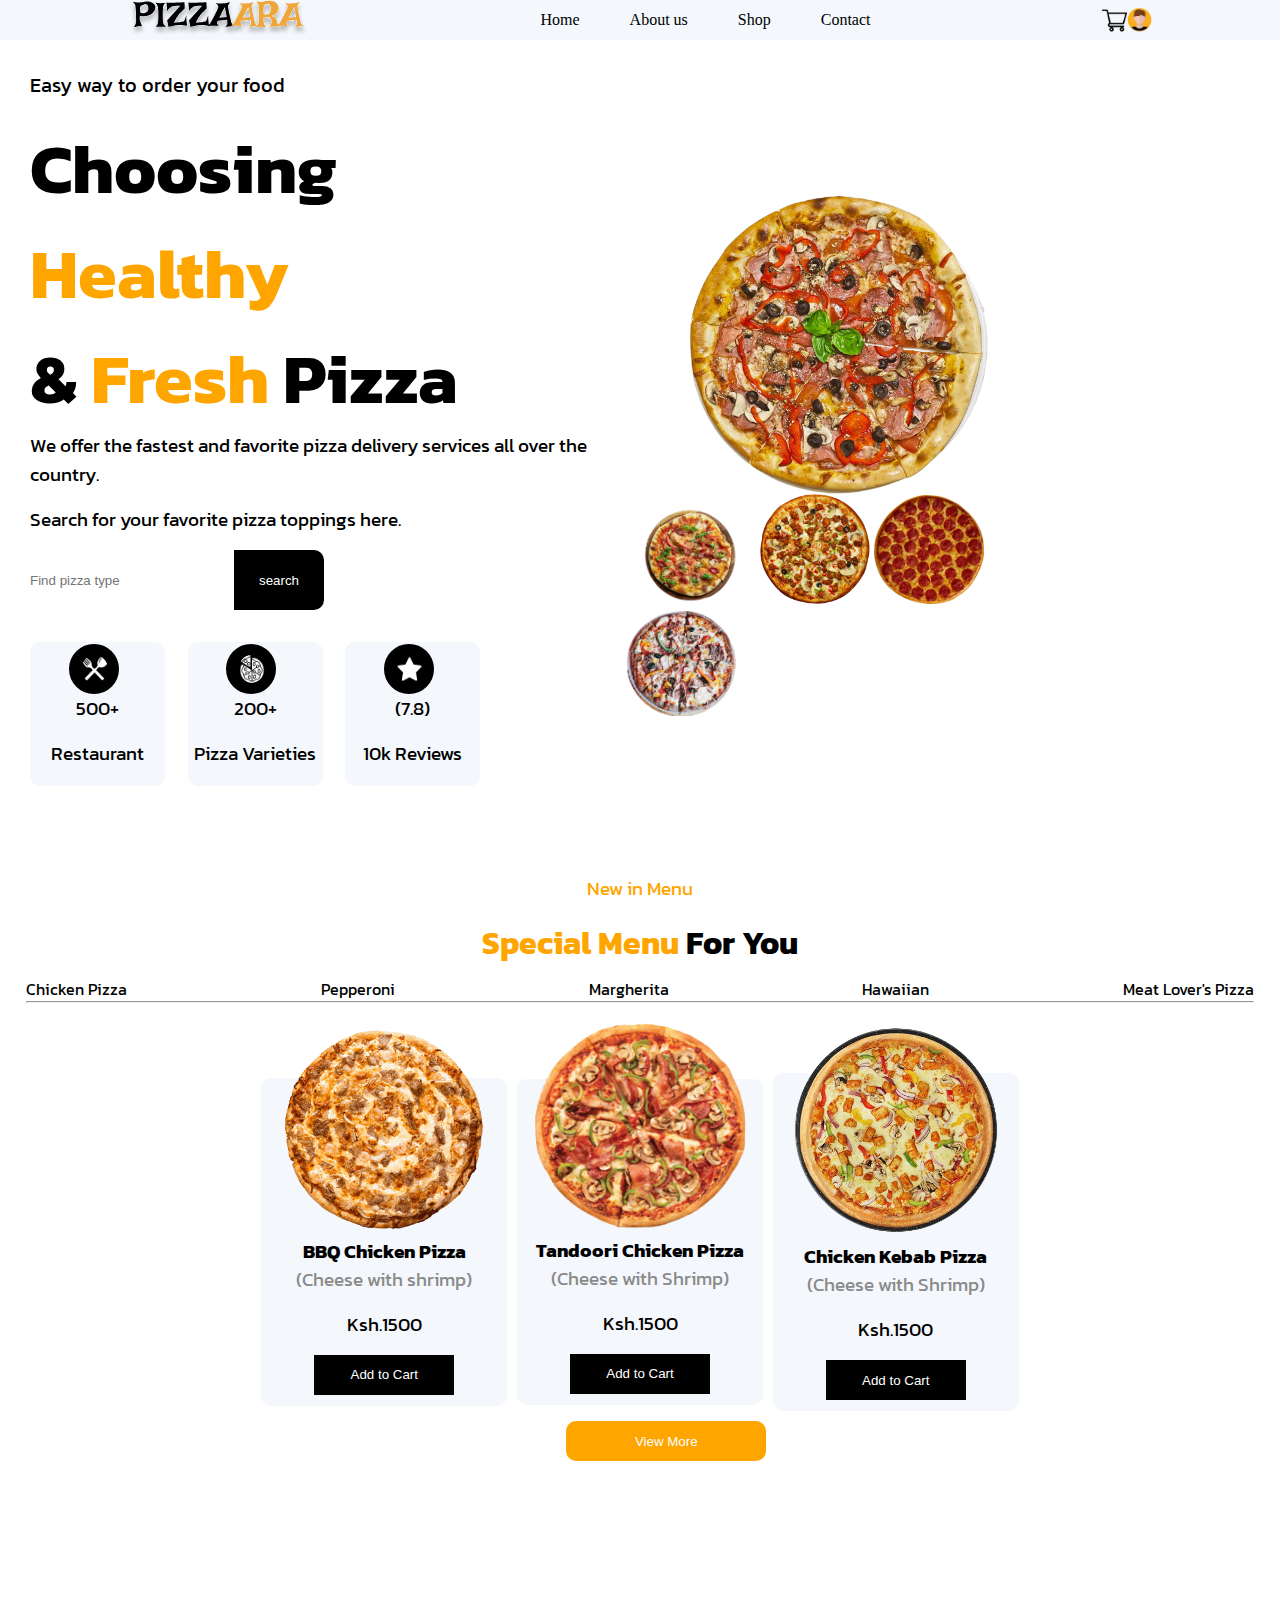
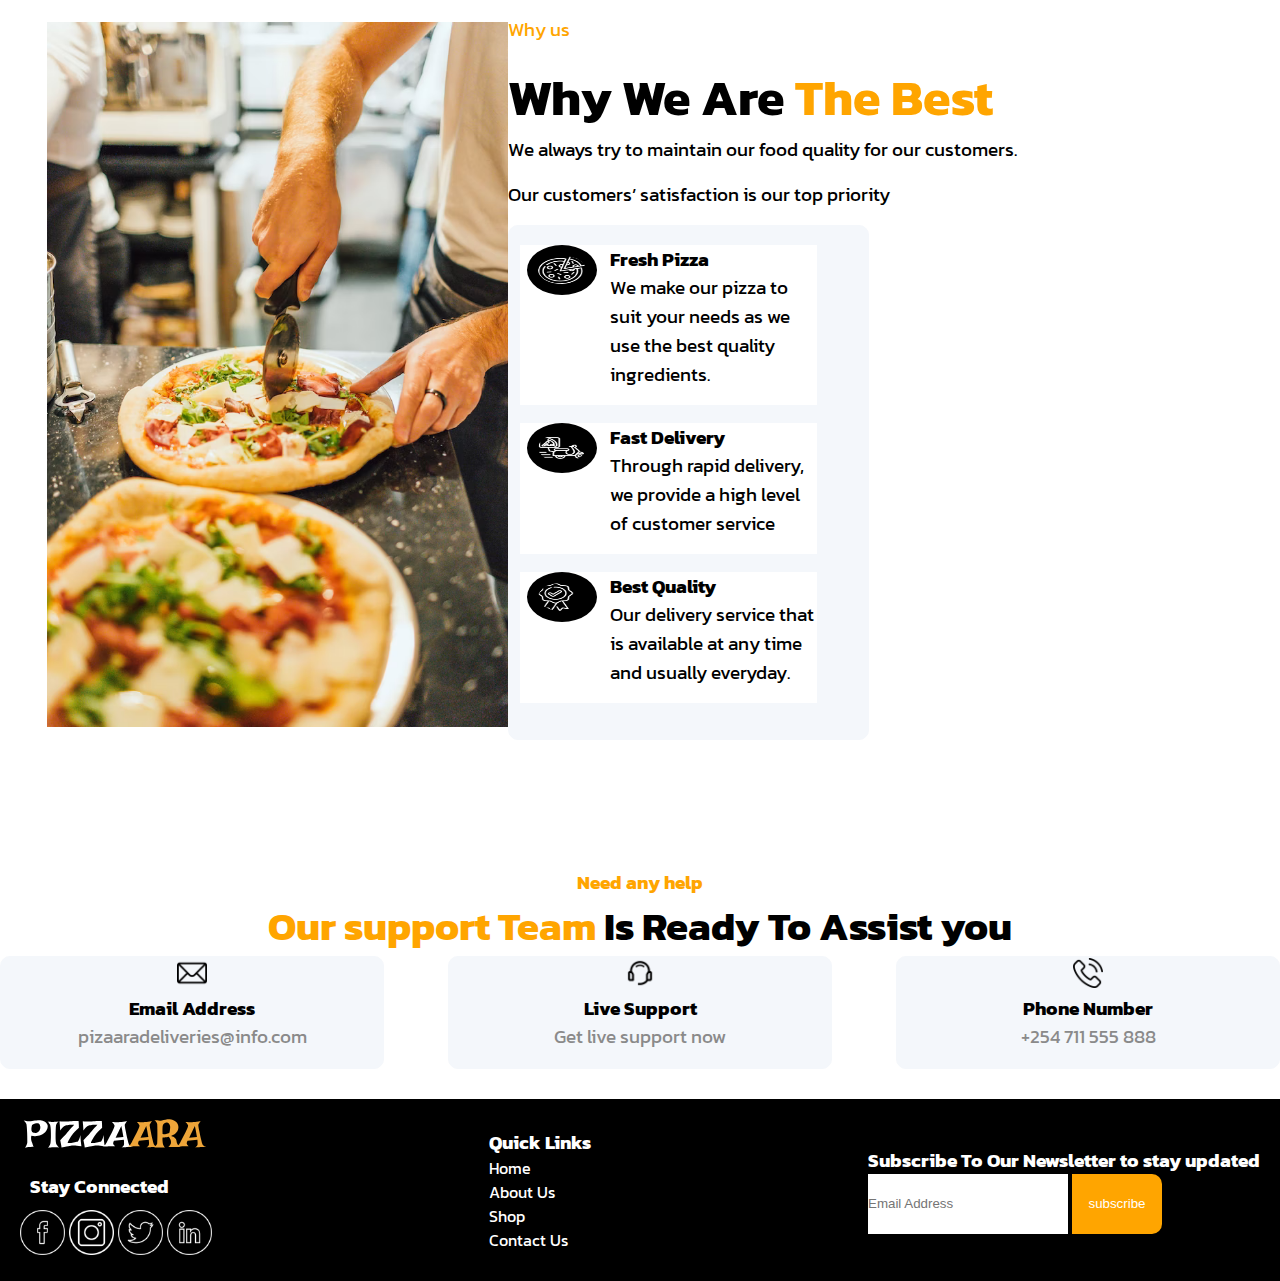
<file: index.html>
<!DOCTYPE html>
<html>
  <head>
    <title>Pizarra|One stop pizza shop</title>
    <link href="css/style.css" rel="stylesheet" />
    <link
      rel="stylesheet"
      href="https://cdnjs.cloudflare.com/ajax/libs/font-awesome/6.6.0/css/all.min.css"
      integrity="sha512-Kc323vGBEqzTmouAECnVceyQqyqdsSiqLQISBL29aUW4U/M7pSPA/gEUZQqv1cwx4OnYxTxve5UMg5GT6L4JJg=="
      crossorigin="anonymous"
      referrerpolicy="no-referrer"
    />
    <link rel="preconnect" href="https://fonts.googleapis.com">
<link rel="preconnect" href="https://fonts.gstatic.com" crossorigin>
<link href="https://fonts.googleapis.com/css2?family=Kanit:ital,wght@0,100;0,200;0,300;0,400;0,500;0,600;0,700;0,800;0,900;1,100;1,200;1,300;1,400;1,500;1,600;1,700;1,800;1,900&display=swap" rel="stylesheet">

    
  </head>
  <body>
    <section class="home-container">
    <header>
      <nav>
        <div class="container">
          <div class="nav">
            <div class="nav-left">
              <img src="images/logo.svg" alt class="Pizarra logo" />
            </div>
            <div class="nav-center">
              <ul>
                <li><a href="index.html"> Home</a></li>
                <li><a href="#">About us</a></li>
                <li><a href="shop.html">Shop</a></li>
                <li><a href="#">Contact</a></li>
              </ul>
            </div>
            <div class="nav-right">
              <img src="images/shopping-cart.png" width="25px" />
              <img src="images/avatar.png" width="25px" />
              <i class="fa-solid fa-bars"></i>
            </div>
          </div>
        </div>
      </nav>
    </header>
    <section class="hero-section">
      <div>
      <div>
        <p class="paragraph">Easy way to order your food</p>
        <div class="Choosing-h1">
        <h1 class="h1-heading">Choosing <span class="orange" >Healthy</span><br/>& <span class="orange">Fresh</span> Pizza</h1>
      </div>
        <p>We offer the fastest and favorite pizza delivery services all over the country.</p>
          <p>Search for your favorite pizza toppings here.</p>
      </div>
      <div class="search-bar" >
        <i class="fa-solid fa-magnifying-glass"></i> 
        <input class="input" type="text"placeholder="Find pizza type"/>
        <button class="btn btn-search">search</button>
      </div>
      <div class="reviews">
        <div class="review-box">
          <img class="background-1 img" src="images/cutlery.png"/>
          <p>500+</p>
          <p>Restaurant</p>
        </div>
        <div class="review-box">
          <img class="background-1 img" src="images/varieties.png"/>
          <p>200+</p>
          <p>Pizza Varieties</p>
        </div>
        <div class="review-box">
          <img class="background-1 img" src="images/star.png" />
          <p>(7.8)</p>
          <p>10k Reviews</p>
        </div>
      </div>
      </div>

      <div class="pizza-hero">
        <div class="big-pizza">
        <img src="images/hero-pizza.png"alt="Big pizza"width="300px"/>
        </div>
          <img src="images/pizza-1.png"alt="pizza"width="130px"/>
          <img src="images/pizza-2.png"alt="pizza"width="110px"/>
          <img src="images/pizza-3.png"alt="pizza"width="110px"/>
          <img src="images/pizza-4.png"alt="pizza"width=110px/>
      </div>
  
    </section>
    <section class="pizza-menu">
      <div class="orange-1">
       <p> New in Menu</p>
      </div>
      <div>
        <h1 class="h1-center" ><span class="orange-1">Special Menu</span> For You</h1>
      </div>
      <div>
        <ul class="ul-menu">
          <li>Chicken Pizza</li>
          <li>Pepperoni</li>
          <li>Margherita</li>
          <li>Hawaiian</li>
          <li>Meat Lover's Pizza</li>
        </ul>
      <hr/>
    </div>
    <div class="menu-pizza">
    <div class="pizza-cart">
      <img class="pizza-move" src="images/barbecue-chicken-pizza.png"width="220px"/>
      <div class="nameofpizza">
      <h3>BBQ Chicken Pizza</h3>
      <p class="shrimp">(Cheese with shrimp)</p>
      <p>Ksh.1500</p>
      <button class="button btn-cart">Add to Cart</button>
      </div>
    </div>
    <div class="pizza-cart">
      <img class="pizza-move" src="images/tandoori-chicken.png"width="220px"/>
      <div class="nameofpizza">
      <h3>Tandoori Chicken Pizza</h3>
      <p class="shrimp">(Cheese with Shrimp)</p>
      <p>Ksh.1500</p>
      <button class="button btn-cart">Add to Cart</button>
      </div>
    </div>
    <div class="pizza-cart">
      <img class="pizza-move" src="images/chicken-kebab.png"width="300px"/>
      <div class="nameofpizza">
      <h3>Chicken Kebab Pizza</h3>
      <p class="shrimp">(Cheese with Shrimp)</p>
      <p>Ksh.1500</p>
      </div>
      <button class="button btn-cart">Add to Cart</button>
    </div>
    </div>

    <div>
      <button class="btn-view">View More</button>
    </section>
    <section class="about">
      <div>
        <img class="chef" src="images/why-us.png"width="470px"/>
      </div>
      <div class="best">
      <div>
        <p class="us">Why us</p>
        <h1 class="h1-about">Why We Are <span class="us">The Best</span></h1>
        <p>We always try to maintain our food quality for our customers.</p> 
          <p>Our customers’ satisfaction is our top priority</p>
      </div>
      <div class="reasons">
        <div class="features">
          <div class="fresh">
            <div>
        <img class="background-2" src="images/fresh-pizza.png"width="120px"/>
      </div>
      <div>
        <h3>Fresh Pizza</h3>
        <p>We make our pizza to suit your needs as
          we use the best quality ingredients.</p>
        </div>
        </div>
      </div>
      <div class="features">
        <div class="fast">
          <div>
        <img class="background-2" src="images/fast-delivery.png"width="120px"/>
      </div>
      <div>
        <h3>Fast Delivery</h3>
        <p>Through rapid delivery, we provide a high
          level of customer service</p>
        </div>
        </div>
      </div>
      <div  class="features">
        <div class="best-quality">
          <div>
        <img  class="background-2" src="images/quality.png"width="120px"/>
      </div>
      <div>
        <h3>Best Quality</h3>
        <p>Our delivery service that is available at
          any time and usually everyday.</p>
        </div>
      </div>
      </div>
      </div>
      </div>
    </div>
    </section>
    <section class="support-section">
    <div>
      <h3 class="need">Need any help</h3>
    </div>
    <div>
      <h1 class="center-h1"><span class="our ">Our support Team</span> Is Ready To Assist you</h1>
    </div>
    <div class="support-box">
    <div class="mail">
      <img src="images/mail.png"width="30px"/>
      <h3>Email Address</h3>
      <p  class="gray">pizaaradeliveries@info.com</p>
    </div>
    <div class="support">
      <img src="images/live-support.png"width="30px"/>
      <h3>Live Support</h3>
      <p class="gray" >Get live support now<i class="fa-solid fa-arrow-right"></i> </p>
    </div>
    <div class="call">
      <img src="images/phone.png"width="30px"/>
      <h3>Phone Number</h3>
      <p class="gray">+254 711 555 888</p>
    </div>
    </div>
    </section>
    <section class="footer" >
      <div class="pizzara">
        <img src="images/logo_light.svg"width="190px"/>
        <h3 class="stay">Stay Connected</h3>
        <img src="images/facebook.png"width="45px"/>
        <img src="images/instagram.png"width="45px"/>
        <img src="images/twitter.png"width="45px"/>
        <img src="images/linkedin.png"width="45px"/>
    </div>
      <div class="links">
        <h3>Quick Links</h3>
        <div class="footer-links">
        <ul>
          <li>Home</li>
          <li>About Us</li>
          <li>Shop</li>
          <li>Contact Us</li>
        </ul>
        </div>
      </div>
      <div class="subscribe">
        <h3 class=" newsletter">Subscribe To Our Newsletter to stay updated</h3>
        <input class="input" type="email"placeholder="Email Address"/>
        <button class="btn btn-subscribe">subscribe</button>
      </div>
    </section>
    </section>
  </body>
</html>
</file>
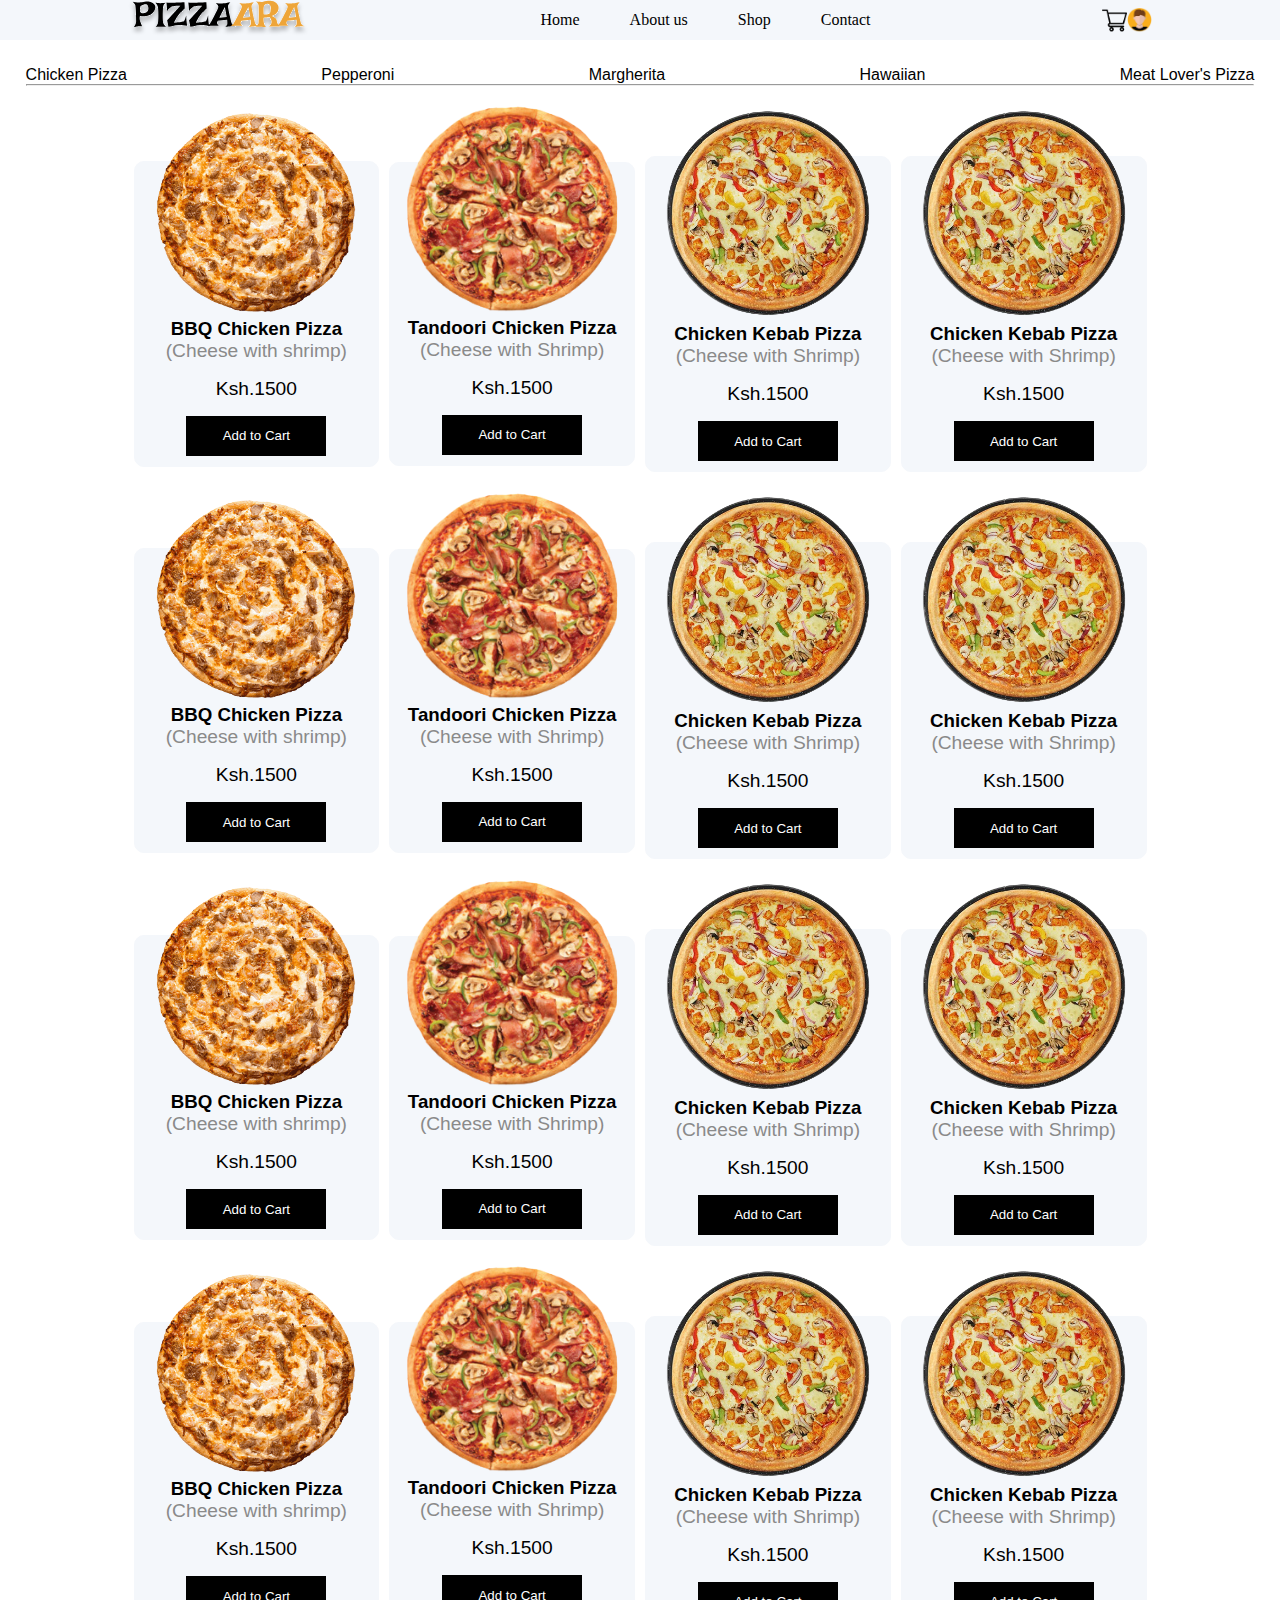
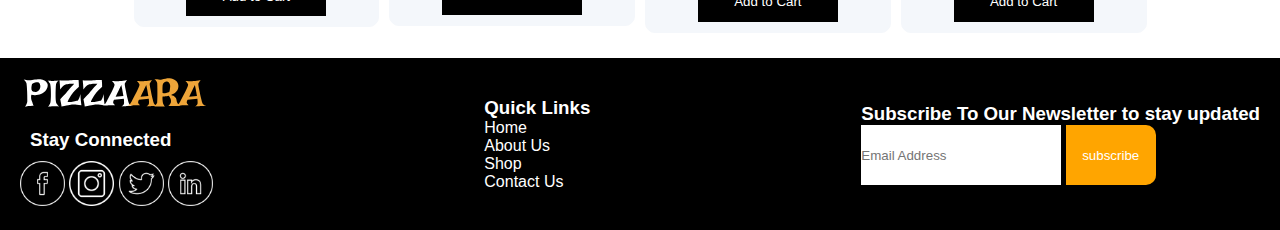
<file: shop.html>
<!DOCTYPE html>
<html lang="en">
  <head>
    <meta charset="UTF-8" />
    <meta name="viewport" content="width=device-width, initial-scale=1.0" />
    <title>Shop</title>
    <link href="css/style.css" rel="stylesheet" />
  </head>
  <body>
    <header>
      <nav>
        <div class="container">
          <div class="nav">
            <div class="nav-left">
              <img src="images/logo.svg" alt class="Pizarra logo" />
            </div>
            <div class="nav-center">
              <ul>
                <li><a href="index.html"> Home</a></li>
                <li><a href="#">About us</a></li>
                <li><a href="shop.html">Shop</a></li>
                <li><a href="#">Contact</a></li>
              </ul>
            </div>
            <div class="nav-right">
              <img src="images/shopping-cart.png" width="25px" />
              <img src="images/avatar.png" width="25px" />
              <i class="fa-solid fa-bars"></i>
            </div>
          </div>
        </div>
      </nav>
    </header>
    <section class="pizza-menu">
      <div>
        <ul class="ul-menu">
          <li>Chicken Pizza</li>
          <li>Pepperoni</li>
          <li>Margherita</li>
          <li>Hawaiian</li>
          <li>Meat Lover's Pizza</li>
        </ul>
        <hr />
      </div>
      <div class="menu-pizza">
        <div class="pizza-cart">
          <img
            class="pizza-move"
            src="images/barbecue-chicken-pizza.png"
            width="220px"
          />
          <div class="nameofpizza">
            <h3>BBQ Chicken Pizza</h3>
            <p class="shrimp">(Cheese with shrimp)</p>
            <p>Ksh.1500</p>
            <button class="button btn-cart">Add to Cart</button>
          </div>
        </div>
        <div class="pizza-cart">
          <img
            class="pizza-move"
            src="images/tandoori-chicken.png"
            width="220px"
          />
          <div class="nameofpizza">
            <h3>Tandoori Chicken Pizza</h3>
            <p class="shrimp">(Cheese with Shrimp)</p>
            <p>Ksh.1500</p>
            <button class="button btn-cart">Add to Cart</button>
          </div>
        </div>
        <div class="pizza-cart">
          <img
            class="pizza-move"
            src="images/chicken-kebab.png"
            width="300px"
          />
          <div class="nameofpizza">
            <h3>Chicken Kebab Pizza</h3>
            <p class="shrimp">(Cheese with Shrimp)</p>
            <p>Ksh.1500</p>
          </div>
          <button class="button btn-cart">Add to Cart</button>
        </div>
        <div class="pizza-cart">
          <img
            class="pizza-move"
            src="images/chicken-kebab.png"
            width="300px"
          />
          <div class="nameofpizza">
            <h3>Chicken Kebab Pizza</h3>
            <p class="shrimp">(Cheese with Shrimp)</p>
            <p>Ksh.1500</p>
          </div>
          <button class="button btn-cart">Add to Cart</button>
        </div>
      </div>
      <div class="menu-pizza">
        <div class="pizza-cart">
          <img
            class="pizza-move"
            src="images/barbecue-chicken-pizza.png"
            width="220px"
          />
          <div class="nameofpizza">
            <h3>BBQ Chicken Pizza</h3>
            <p class="shrimp">(Cheese with shrimp)</p>
            <p>Ksh.1500</p>
            <button class="button btn-cart">Add to Cart</button>
          </div>
        </div>
        <div class="pizza-cart">
          <img
            class="pizza-move"
            src="images/tandoori-chicken.png"
            width="220px"
          />
          <div class="nameofpizza">
            <h3>Tandoori Chicken Pizza</h3>
            <p class="shrimp">(Cheese with Shrimp)</p>
            <p>Ksh.1500</p>
            <button class="button btn-cart">Add to Cart</button>
          </div>
        </div>
        <div class="pizza-cart">
          <img
            class="pizza-move"
            src="images/chicken-kebab.png"
            width="300px"
          />
          <div class="nameofpizza">
            <h3>Chicken Kebab Pizza</h3>
            <p class="shrimp">(Cheese with Shrimp)</p>
            <p>Ksh.1500</p>
          </div>
          <button class="button btn-cart">Add to Cart</button>
        </div>
        <div class="pizza-cart">
          <img
            class="pizza-move"
            src="images/chicken-kebab.png"
            width="300px"
          />
          <div class="nameofpizza">
            <h3>Chicken Kebab Pizza</h3>
            <p class="shrimp">(Cheese with Shrimp)</p>
            <p>Ksh.1500</p>
          </div>
          <button class="button btn-cart">Add to Cart</button>
        </div>
      </div>
      <div class="menu-pizza">
        <div class="pizza-cart">
          <img
            class="pizza-move"
            src="images/barbecue-chicken-pizza.png"
            width="220px"
          />
          <div class="nameofpizza">
            <h3>BBQ Chicken Pizza</h3>
            <p class="shrimp">(Cheese with shrimp)</p>
            <p>Ksh.1500</p>
            <button class="button btn-cart">Add to Cart</button>
          </div>
        </div>
        <div class="pizza-cart">
          <img
            class="pizza-move"
            src="images/tandoori-chicken.png"
            width="220px"
          />
          <div class="nameofpizza">
            <h3>Tandoori Chicken Pizza</h3>
            <p class="shrimp">(Cheese with Shrimp)</p>
            <p>Ksh.1500</p>
            <button class="button btn-cart">Add to Cart</button>
          </div>
        </div>
        <div class="pizza-cart">
          <img
            class="pizza-move"
            src="images/chicken-kebab.png"
            width="300px"
          />
          <div class="nameofpizza">
            <h3>Chicken Kebab Pizza</h3>
            <p class="shrimp">(Cheese with Shrimp)</p>
            <p>Ksh.1500</p>
          </div>
          <button class="button btn-cart">Add to Cart</button>
        </div>
        <div class="pizza-cart">
          <img
            class="pizza-move"
            src="images/chicken-kebab.png"
            width="300px"
          />
          <div class="nameofpizza">
            <h3>Chicken Kebab Pizza</h3>
            <p class="shrimp">(Cheese with Shrimp)</p>
            <p>Ksh.1500</p>
          </div>
          <button class="button btn-cart">Add to Cart</button>
        </div>
      </div>
      <div class="menu-pizza">
        <div class="pizza-cart">
          <img
            class="pizza-move"
            src="images/barbecue-chicken-pizza.png"
            width="220px"
          />
          <div class="nameofpizza">
            <h3>BBQ Chicken Pizza</h3>
            <p class="shrimp">(Cheese with shrimp)</p>
            <p>Ksh.1500</p>
            <button class="button btn-cart">Add to Cart</button>
          </div>
        </div>
        <div class="pizza-cart">
          <img
            class="pizza-move"
            src="images/tandoori-chicken.png"
            width="220px"
          />
          <div class="nameofpizza">
            <h3>Tandoori Chicken Pizza</h3>
            <p class="shrimp">(Cheese with Shrimp)</p>
            <p>Ksh.1500</p>
            <button class="button btn-cart">Add to Cart</button>
          </div>
        </div>
        <div class="pizza-cart">
          <img
            class="pizza-move"
            src="images/chicken-kebab.png"
            width="300px"
          />
          <div class="nameofpizza">
            <h3>Chicken Kebab Pizza</h3>
            <p class="shrimp">(Cheese with Shrimp)</p>
            <p>Ksh.1500</p>
          </div>
          <button class="button btn-cart">Add to Cart</button>
        </div>
        <div class="pizza-cart">
          <img
            class="pizza-move"
            src="images/chicken-kebab.png"
            width="300px"
          />
          <div class="nameofpizza">
            <h3>Chicken Kebab Pizza</h3>
            <p class="shrimp">(Cheese with Shrimp)</p>
            <p>Ksh.1500</p>
          </div>
          <button class="button btn-cart">Add to Cart</button>
        </div>
      </div>
    </section>

      <section class="footer">
        <div class="pizzara">
          <img src="images/logo_light.svg" width="190px" />
          <h3 class="stay">Stay Connected</h3>
          <img src="images/facebook.png" width="45px" />
          <img src="images/instagram.png" width="45px" />
          <img src="images/twitter.png" width="45px" />
          <img src="images/linkedin.png" width="45px" />
        </div>
        <div class="links">
          <h3>Quick Links</h3>
          <div>
          <ul class="footer-links">
            <li>Home</li>
            <li>About Us</li>
            <li>Shop</li>
            <li>Contact Us</li>
          </ul>
          </div>
        </div>
        <div class="subscribe">
          <h3 class="newsletter">
            Subscribe To Our Newsletter to stay updated
          </h3>
          <input class="input" type="email" placeholder="Email Address" />
          <button class="btn btn-subscribe">subscribe</button>
        </div>
      </section>
  </body>
</html>
</file>
<file: css/style.css>
* {
  margin: 0;
  padding: 0;
  box-sizing: border-box;
}

body {
  background-color: white;
}

.section-container {
  margin: 0 auto;
  padding: 0;
  box-sizing: border-box;
}

a {
  text-decoration: none;
  color: #000;
}

ul {
  list-style: none;
  gap: 30px;
}

.container {
  width: 80%;
  margin: 0 auto;
}

nav {
  background-color: #F4F7FB;
}
nav .nav {
  padding: -4px;
  display: flex;
  justify-content: space-between;
  align-items: center;
  flex-direction: row row;
  flex-wrap: nowrap;
}
nav ul {
  display: flex;
  justify-content: space-between;
  align-items: center;
  flex-direction: row row;
  flex-wrap: nowrap;
}

a {
  padding: 10px;
  display: inline-block;
}
a:hover {
  background-color: orange;
  color: white;
}

.nav-center {
  display: flex;
  justify-content: space-between;
  align-items: center;
  flex-direction: row row;
  flex-wrap: nowrap;
  display: inline-block;
}

.nav-right {
  display: flex;
  justify-content: space-between;
  align-items: center;
  flex-direction: row row;
  flex-wrap: nowrap;
}
.nav-right .fa-bars {
  display: none;
}

@media (max-width: 600px) {
  .nav-center {
    display: none;
  }
  .nav-right {
    display: flex;
    justify-content: space-between;
    align-items: center;
    flex-direction: row row;
    flex-wrap: nowrap;
  }
  .nav-right .fa-bars {
    display: inline-block;
  }
}
.hero-section {
  display: flex;
  justify-content: space-between;
  align-items: center;
  flex-direction: row row;
  flex-wrap: nowrap;
  font-family: "Kanit", sans-serif;
  padding: 20px;
  margin: 10px;
}
@media screen and (max-width: 768px) {
  .hero-section {
    flex-direction: column;
    text-align: center;
  }
}

.h1-heading {
  font-size: 70px;
}
@media screen and (max-width: 576px) {
  .h1-heading {
    font-size: 40px;
  }
}

.paragraph {
  font-size: 20px;
}
@media screen and (max-width: 576px) {
  .paragraph {
    font-size: 16px;
  }
}

p {
  font-size: 1.2rem;
  counter-reset: #333;
  margin-bottom: 1rem;
}

.orange {
  color: orange;
}

.search-bar {
  outline: none;
  border: none;
}
@media screen and (max-width: 576px) {
  .search-bar {
    flex-direction: column;
  }
}

.btn {
  width: 90px;
  height: 60px;
  padding: 0.5rem 1rem;
  background-color: black;
  color: #fff;
  outline: none;
  border: none;
  border-top-right-radius: 10px;
  border-bottom-right-radius: 10px;
  cursor: pointer;
}
.btn:hover {
  background-color: #444;
}
@media screen and (max-width: 576px) {
  .btn {
    width: 100%;
    border-radius: 10px;
  }
}

.input {
  width: 200px;
  height: 60px;
  border: none;
  outline: none;
  color: #F4F7FB;
}
@media screen and (max-width: 576px) {
  .input {
    width: 100%;
  }
}

.reviews {
  display: flex;
  justify-content: space-between;
  align-items: center;
  flex-direction: row row;
  flex-wrap: nowrap;
  margin: 2rem 0;
  width: 450px;
}
@media screen and (max-width: 768px) {
  .reviews {
    flex-direction: column;
    width: 100%;
    gap: 10px;
  }
}

.review-box {
  padding: 1PX;
  align-items: center;
  text-align: center;
  border: 1px solid #F4F7FB;
  border-radius: 10px;
  width: 30%;
  background-color: #F4F7FB;
}
@media (max-width: 768px) {
  .review-box {
    width: 100%;
  }
}

.background-1 {
  display: flex;
  justify-content: space-between;
  align-items: center;
  flex-direction: row row;
  flex-wrap: nowrap;
  align-items: center;
  background-color: #000;
  width: 70px;
  height: 50px;
  display: flex;
  border: 10px solid;
  border-radius: 50%;
  margin-left: 28%;
  padding: 1px;
}

.img {
  display: flex;
  justify-content: space-between;
  align-items: center;
  flex-direction: row row;
  flex-wrap: nowrap;
  padding-left: 2%;
  width: 50px;
  height: 50px;
  border-radius: 50%;
}

.pizza-hero {
  padding-left: 30px;
  margin-right: 200px;
  padding-top: 30px;
}
@media (max-width: 768px) {
  .pizza-hero {
    margin-right: 0;
    padding-left: 0;
    text-align: center;
  }
}

.big-pizza {
  display: flex;
  justify-content: center;
  align-items: center;
  flex-direction: column row;
  flex-wrap: nowrap;
}
@media (max-width: 768px) {
  .big-pizza .pizza-image img {
    width: 60%;
  }
}

.pizza-menu {
  font-family: "Kanit", sans-serif;
  padding: 2%;
}

.orange-1 {
  text-align: center;
  color: orange;
}

.h1-center {
  text-align: center;
  padding-bottom: 10px;
}

.ul-menu {
  display: flex;
  justify-content: space-between;
  align-items: center;
  flex-direction: row row;
  flex-wrap: nowrap;
  list-style: none;
}
.ul-menu li:hover {
  color: orange;
}

.menu-pizza {
  display: flex;
  justify-content: space-between;
  align-items: center;
  flex-direction: row row;
  flex-wrap: nowrap;
  gap: 40px;
  margin-top: 70px;
}
@media screen and (max-width: 576px) {
  .menu-pizza {
    display: flex;
    justify-content: column;
    align-items: center;
    flex-direction: row row;
    flex-wrap: nowrap;
    gap: 30px;
  }
}

.pizza-move {
  margin: -70px;
}

.nameofpizza {
  margin-top: 60px;
}

.button {
  margin: 90;
  width: 140px;
  height: 40px;
  padding: 0.5rem 1rem;
  background-color: black;
  color: #fff;
  outline: none;
  border: none;
  cursor: pointer;
}
.button:hover {
  background-color: #444;
}

.pizza-cart {
  padding: 10PX;
  align-items: center;
  text-align: center;
  border: 1px solid #F4F7FB;
  border-radius: 10px;
  width: 30%;
  background-color: #F4F7FB;
}
.pizza-cart .shrimp {
  color: #8a8a8a;
}
@media screen and (max-width: 576px) {
  .pizza-cart {
    width: 100%;
  }
}

.btn-view {
  margin-top: 10px;
  margin-left: 44%;
  width: 200px;
  height: 40px;
  padding: 0.5rem 1rem;
  background-color: orange;
  color: #fff;
  outline: none;
  border: none;
  border-radius: 10px;
  cursor: pointer;
}
.btn-view:hover {
  background-color: #444;
}

.about {
  display: flex;
  justify-content: space-between;
  align-items: center;
  flex-direction: row row;
  flex-wrap: nowrap;
  font-family: "Kanit", sans-serif;
}
@media screen and (max-width: 768px) {
  .about {
    flex-direction: column;
  }
  .about .chef {
    width: 300px;
  }
}

.chef {
  margin-left: 10%;
}

.us {
  color: orange;
}

.h1-about {
  font-size: 50px;
}

.features {
  display: flex;
  justify-content: space-between;
  align-items: center;
  flex-direction: row row;
  flex-wrap: nowrap;
}

.reasons {
  padding: 1px;
  border: 1px solid #F4F7FB;
  border-radius: 10px;
  width: 70%;
  background-color: #F4F7FB;
  margin-right: 1%;
}

.background-2 {
  background-color: #000;
  width: 70px;
  height: 50px;
  display: flex;
  align-items: center;
  border: 10px solid;
  border-radius: 100%;
  margin-left: 10%;
  padding: 1px;
}

.fresh {
  display: flex;
  gap: 20px;
  margin-top: 5%;
  margin-left: 10px;
  margin-right: 50px;
  background-color: white;
}

.fast {
  display: flex;
  gap: 20px;
  margin-top: 5%;
  margin-left: 10px;
  margin-right: 50px;
  background-color: white;
}

.best-quality {
  display: flex;
  gap: 20px;
  margin-top: 5%;
  margin-left: 10px;
  margin-right: 50px;
  background-color: white;
  margin-bottom: 10%;
}

.best {
  gap: 5px;
  margin-top: 10%;
  margin-left: 3%;
  margin-right: 20%;
  background-color: white;
  margin-bottom: 10%;
}

.support-section {
  font-family: "Kanit", sans-serif;
  margin-bottom: 30px;
}

.need {
  color: orange;
  text-align: center;
}
@media screen and (max-width: 768px) {
  .need {
    flex-direction: column;
  }
}

.center-h1 {
  font-size: 40px;
  text-align: center;
}
.center-h1 .our {
  color: orange;
}
@media screen and (max-width: 768px) {
  .center-h1 {
    flex-direction: column;
  }
}

.support-box {
  display: flex;
  justify-content: space-between;
  align-items: center;
  flex-direction: row row;
  flex-wrap: nowrap;
}
@media screen and (max-width: 768px) {
  .support-box {
    flex-direction: column;
    gap: 30px;
  }
}

.mail {
  padding: 1px;
  align-items: center;
  text-align: center;
  border: 1px solid #F4F7FB;
  border-radius: 10px;
  width: 30%;
  background-color: #F4F7FB;
}
.mail .gray {
  color: #8a8a8a;
}

.support {
  padding: 1px;
  align-items: center;
  text-align: center;
  border: 1px solid #F4F7FB;
  border-radius: 10px;
  width: 30%;
  background-color: #F4F7FB;
}
.support .gray {
  color: #8a8a8a;
}

.call {
  padding: 1px;
  align-items: center;
  text-align: center;
  border: 1px solid #F4F7FB;
  border-radius: 10px;
  width: 30%;
  background-color: #F4F7FB;
}
.call .gray {
  color: #8a8a8a;
}

.pizza-menu {
  font-family: "Kanit", sans-serif;
  padding: 2%;
}
.pizza-menu .pizza-menu {
  display: grid;
  grid-template-columns: repeat(1, 1fr);
  gap: 10px;
  margin-top: 20px;
}

.orange-1 {
  text-align: center;
  color: orange;
}

.h1-center {
  text-align: center;
  padding-bottom: 10px;
}

.ul-menu {
  display: flex;
  justify-content: space-between;
  align-items: center;
  flex-direction: row row;
  flex-wrap: nowrap;
  list-style: none;
}
.ul-menu li:hover {
  color: orange;
}

.menu-pizza {
  display: flex;
  justify-content: center;
  align-items: center;
  flex-direction: row row;
  flex-wrap: nowrap;
  gap: 10px;
  margin-top: 70px;
}

.pizza-move {
  margin: -70px;
}

.nameofpizza {
  margin-top: 60px;
}

.button {
  margin: 90;
  width: 140px;
  height: 40px;
  padding: 0.5rem 1rem;
  background-color: black;
  color: #fff;
  outline: none;
  border: none;
  cursor: pointer;
}
.button:hover {
  background-color: #444;
}

.pizza-cart {
  padding: 10PX;
  align-items: center;
  text-align: center;
  border: 1px solid #F4F7FB;
  border-radius: 10px;
  width: 20%;
  background-color: #F4F7FB;
}
.pizza-cart .shrimp {
  color: #8a8a8a;
}

.btn-view {
  margin-top: 10px;
  margin-left: 44%;
  width: 200px;
  height: 40px;
  padding: 0.5rem 1rem;
  background-color: orange;
  color: #fff;
  outline: none;
  border: none;
  border-radius: 10px;
  cursor: pointer;
}
.btn-view:hover {
  background-color: #444;
}

@media (min-width: 768px) {
  .pizza-menu {
    grid-template-columns: repeat(3, 1fr);
  }
}
.footer {
  display: flex;
  justify-content: center;
  align-items: center;
  flex-direction: row row;
  flex-wrap: nowrap;
  justify-content: space-between;
  font-family: "Kanit", sans-serif;
  background-color: #000;
  padding: 10px;
}
@media (max-width: 768px) {
  .footer {
    flex-direction: column;
    text-align: center;
  }
}

.pizzara {
  margin: 10px;
}
.pizzara .stay {
  color: white;
  padding: 10px;
}

.links {
  color: white;
}
.links .footer-links {
  list-style: none;
}
.links .footer-links li:hover {
  color: orange;
}

.subscribe {
  margin: 10px;
}
.subscribe .newsletter {
  color: white;
}
.subscribe .btn-subscribe {
  background-color: orange;
}
.subscribe .btn-subscribe:hover {
  background-color: #333;
}
</file>
